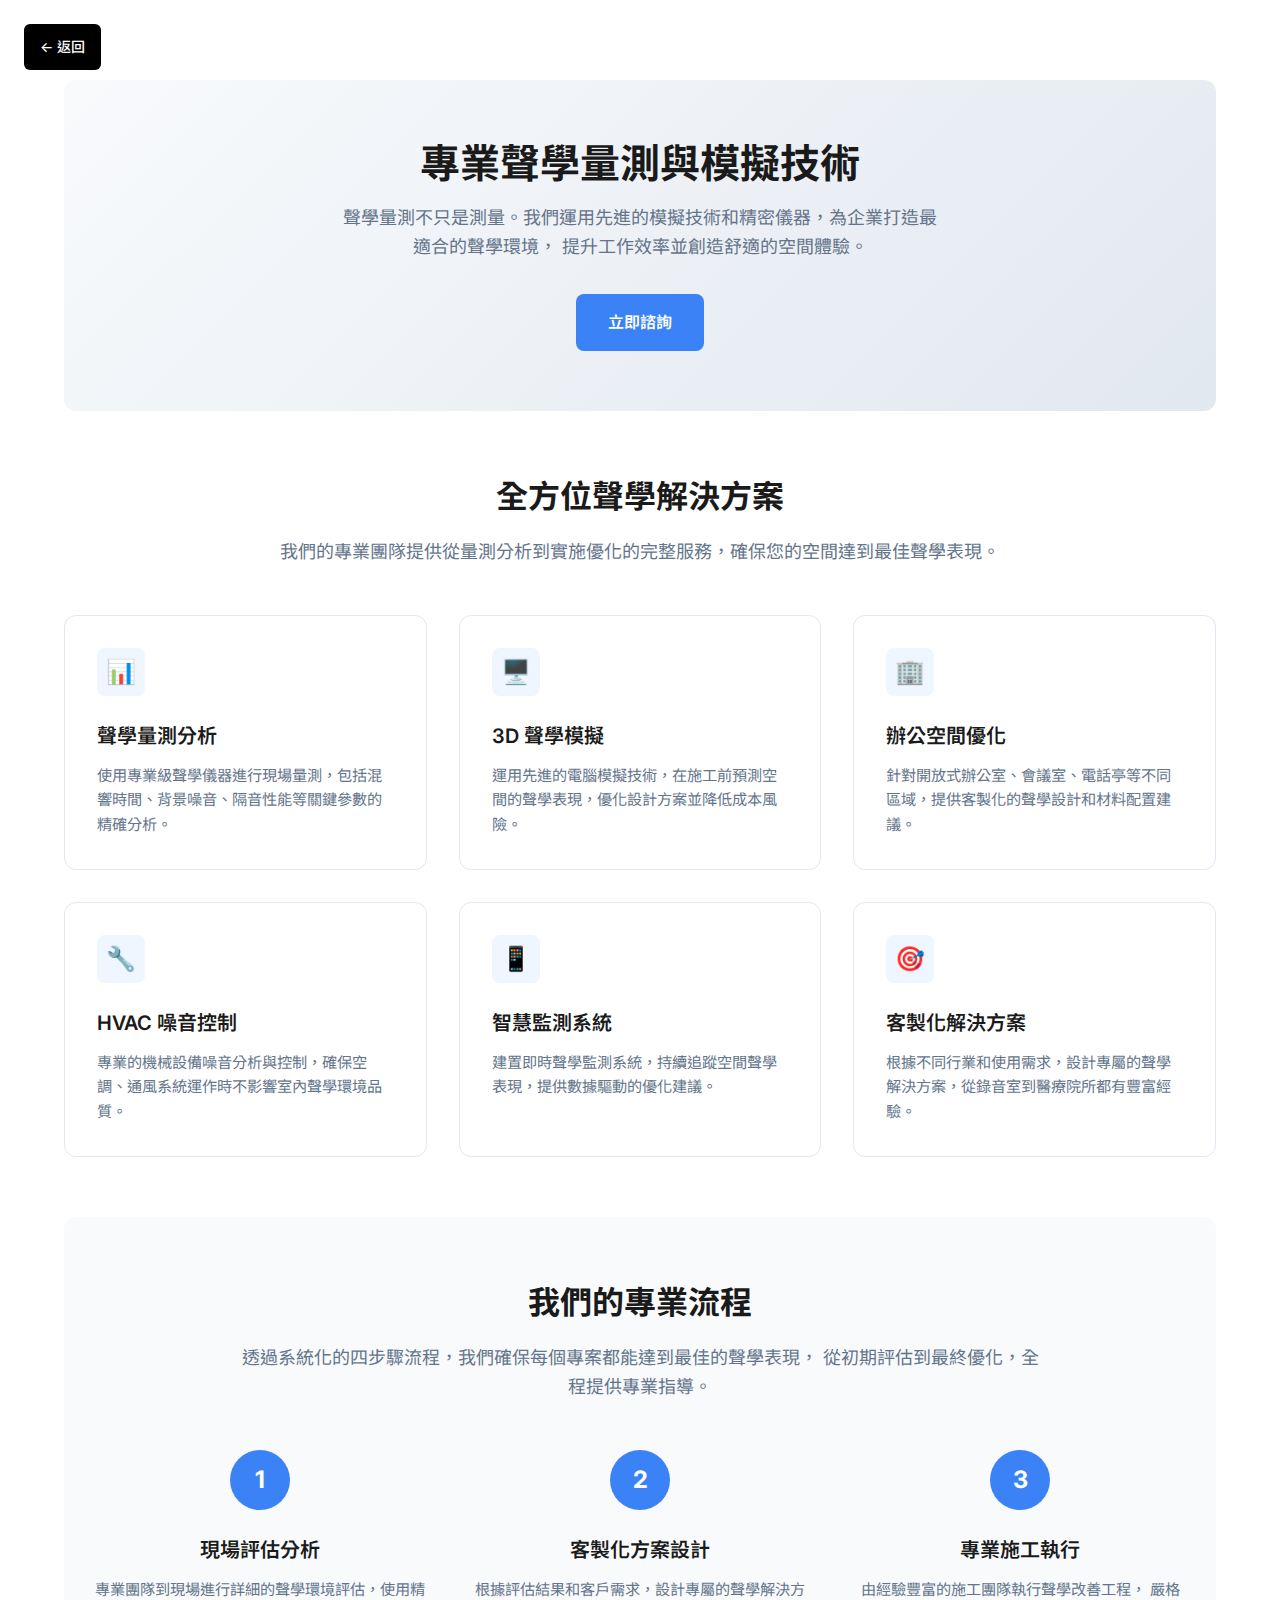
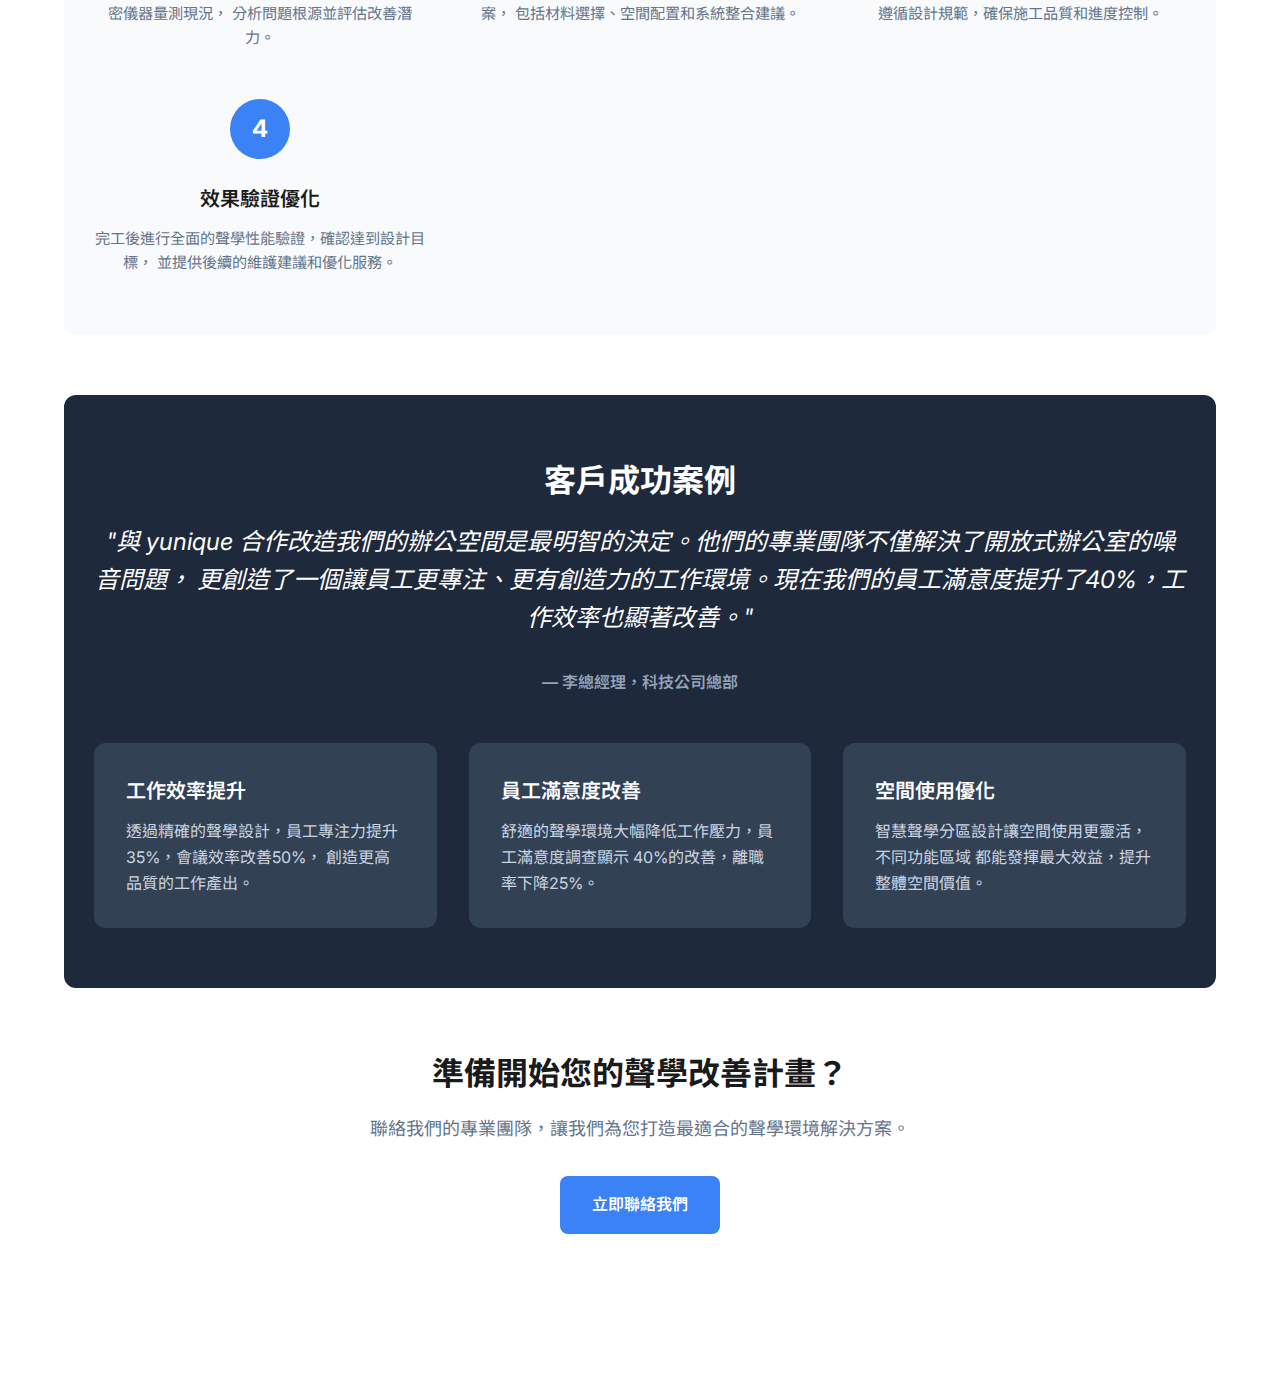
<file: apps.html>
<!DOCTYPE html>
<html lang="zh-Hant">
<head>
    <meta charset="UTF-8">
    <meta name="viewport" content="width=device-width, initial-scale=1.0">
    <title>音源技繪 - 聲學量測與模擬技術 | yunique</title>

    <!-- Sin波 favicon -->
    <link rel="icon" type="image/svg+xml" href="favicon.svg">
    <link rel="icon" type="image/png" sizes="32x32" href="favicon.svg">
    <link rel="icon" type="image/svg+xml" sizes="192x192" href="favicon-192.svg">
    <link rel="apple-touch-icon" sizes="192x192" href="favicon-192.svg">
    <link rel="shortcut icon" href="favicon.svg">

    <link rel="preconnect" href="https://fonts.googleapis.com">
    <link rel="preconnect" href="https://fonts.gstatic.com" crossorigin>
    <link href="https://fonts.googleapis.com/css2?family=Inter:wght@300;400;500;600;700&family=Noto+Sans+TC:wght@400;500;600;700&display=swap" rel="stylesheet">

    <!-- June15consulting 風格樣式 -->
    <style>
        * {
            margin: 0;
            padding: 0;
            box-sizing: border-box;
        }

        body {
            font-family: 'Inter', 'Noto Sans TC', sans-serif;
            background: #ffffff;
            color: #1a1a1a;
            line-height: 1.6;
        }

        .container {
            max-width: 1200px;
            margin: 0 auto;
            padding: 0 24px;
        }

        /* 主要內容區域 */
        .main-content {
            padding: 80px 0;
        }

        /* June15 風格樣式 */
        .june15-hero {
            padding: 60px 0;
            text-align: center;
            background: linear-gradient(135deg, #f8fafc 0%, #e2e8f0 100%);
            border-radius: 12px;
            margin-bottom: 60px;
        }

        .june15-hero-title {
            font-size: 2.5rem;
            font-weight: 700;
            margin-bottom: 1rem;
            color: #1a1a1a;
            line-height: 1.2;
        }

        .june15-hero-subtitle {
            font-size: 1.125rem;
            color: #64748b;
            margin-bottom: 2rem;
            max-width: 600px;
            margin-left: auto;
            margin-right: auto;
        }

        .june15-cta-button {
            display: inline-block;
            background: #3b82f6;
            color: white;
            padding: 16px 32px;
            border-radius: 8px;
            text-decoration: none;
            font-weight: 600;
            transition: all 0.3s ease;
        }

        .june15-cta-button:hover {
            background: #2563eb;
            transform: translateY(-2px);
        }

        .june15-section {
            margin: 60px 0;
        }

        .june15-section-title {
            font-size: 2rem;
            font-weight: 700;
            text-align: center;
            margin-bottom: 1rem;
            color: #1a1a1a;
        }

        .june15-section-subtitle {
            font-size: 1.125rem;
            color: #64748b;
            text-align: center;
            margin-bottom: 3rem;
            max-width: 800px;
            margin-left: auto;
            margin-right: auto;
        }

        .june15-services-grid {
            display: grid;
            grid-template-columns: repeat(auto-fit, minmax(280px, 1fr));
            gap: 2rem;
            margin-bottom: 3rem;
        }

        .june15-service-card {
            background: white;
            border: 1px solid #e2e8f0;
            border-radius: 12px;
            padding: 2rem;
            transition: all 0.3s ease;
            cursor: pointer;
        }

        .june15-service-card:hover {
            border-color: #3b82f6;
            box-shadow: 0 10px 25px rgba(59, 130, 246, 0.1);
            transform: translateY(-4px);
        }

        .june15-service-icon {
            width: 48px;
            height: 48px;
            background: #eff6ff;
            border-radius: 8px;
            display: flex;
            align-items: center;
            justify-content: center;
            margin-bottom: 1.5rem;
            font-size: 1.5rem;
            color: #3b82f6;
        }

        .june15-service-title {
            font-size: 1.25rem;
            font-weight: 600;
            margin-bottom: 0.75rem;
            color: #1a1a1a;
        }

        .june15-service-description {
            color: #64748b;
            font-size: 0.95rem;
            line-height: 1.6;
        }

        .june15-process-section {
            background: #f8fafc;
            padding: 60px 30px;
            border-radius: 12px;
            margin: 60px 0;
        }

        .june15-process-grid {
            display: grid;
            grid-template-columns: repeat(auto-fit, minmax(250px, 1fr));
            gap: 3rem;
            margin-top: 3rem;
        }

        .june15-process-step {
            text-align: center;
        }

        .june15-process-number {
            width: 60px;
            height: 60px;
            background: #3b82f6;
            color: white;
            border-radius: 50%;
            display: flex;
            align-items: center;
            justify-content: center;
            font-size: 1.5rem;
            font-weight: 700;
            margin: 0 auto 1.5rem;
        }

        .june15-process-title {
            font-size: 1.25rem;
            font-weight: 600;
            margin-bottom: 0.75rem;
            color: #1a1a1a;
        }

        .june15-process-description {
            color: #64748b;
            font-size: 0.95rem;
            line-height: 1.6;
        }

        .june15-testimonial-section {
            background: #1e293b;
            color: white;
            padding: 60px 30px;
            border-radius: 12px;
            margin: 60px 0;
        }

        .june15-testimonial-quote {
            font-size: 1.5rem;
            font-style: italic;
            text-align: center;
            margin-bottom: 2rem;
            line-height: 1.6;
        }

        .june15-testimonial-author {
            text-align: center;
            font-weight: 600;
            color: #94a3b8;
        }

        .june15-benefits-grid {
            display: grid;
            grid-template-columns: repeat(auto-fit, minmax(280px, 1fr));
            gap: 2rem;
            margin-top: 3rem;
        }

        .june15-benefit-card {
            background: #334155;
            padding: 2rem;
            border-radius: 12px;
        }

        .june15-benefit-title {
            font-size: 1.25rem;
            font-weight: 600;
            margin-bottom: 0.75rem;
            color: white;
        }

        .june15-benefit-description {
            color: #cbd5e1;
            line-height: 1.6;
        }

        .june15-contact-section {
            text-align: center;
            margin: 60px 0;
        }

        .june15-contact-title {
            font-size: 2rem;
            font-weight: 700;
            margin-bottom: 1rem;
            color: #1a1a1a;
        }

        .june15-contact-subtitle {
            font-size: 1.125rem;
            color: #64748b;
            margin-bottom: 2rem;
        }

        /* 返回按鈕 */
        .back-button {
            position: fixed;
            top: 24px;
            left: 24px;
            background: #000000;
            color: white;
            border: none;
            padding: 12px 16px;
            border-radius: 6px;
            cursor: pointer;
            font-size: 14px;
            font-weight: 500;
            text-decoration: none;
            transition: background-color 0.2s ease;
            z-index: 1000;
        }

        .back-button:hover {
            background: #333333;
        }

        @media (max-width: 768px) {
            .container {
                padding: 0 16px;
            }

            .main-content {
                padding: 60px 0;
            }

            .june15-hero-title {
                font-size: 2rem;
            }

            .june15-section-title {
                font-size: 1.75rem;
            }

            .june15-services-grid {
                grid-template-columns: 1fr;
            }

            .june15-process-grid {
                grid-template-columns: 1fr;
                gap: 2rem;
            }

            .back-button {
                top: 16px;
                left: 16px;
                padding: 10px 14px;
                font-size: 13px;
            }
        }
    </style>
</head>
<body>
    <!-- 返回按鈕 -->
    <a href="index.html" class="back-button">← 返回</a>

    <!-- 主要內容 -->
    <div class="container">
        <div class="main-content">
            <!-- Hero Section -->
            <div class="june15-hero">
                <h1 class="june15-hero-title">專業聲學量測與模擬技術</h1>
                <p class="june15-hero-subtitle">
                    聲學量測不只是測量。我們運用先進的模擬技術和精密儀器，為企業打造最適合的聲學環境，
                    提升工作效率並創造舒適的空間體驗。
                </p>
                <a href="mailto:info@yunique.com" class="june15-cta-button">立即諮詢</a>
            </div>

            <!-- Services Section -->
            <div class="june15-section">
                <h2 class="june15-section-title">全方位聲學解決方案</h2>
                <p class="june15-section-subtitle">
                    我們的專業團隊提供從量測分析到實施優化的完整服務，確保您的空間達到最佳聲學表現。
                </p>

                <div class="june15-services-grid">
                    <div class="june15-service-card">
                        <div class="june15-service-icon">📊</div>
                        <h3 class="june15-service-title">聲學量測分析</h3>
                        <p class="june15-service-description">
                            使用專業級聲學儀器進行現場量測，包括混響時間、背景噪音、隔音性能等關鍵參數的精確分析。
                        </p>
                    </div>

                    <div class="june15-service-card">
                        <div class="june15-service-icon">🖥️</div>
                        <h3 class="june15-service-title">3D 聲學模擬</h3>
                        <p class="june15-service-description">
                            運用先進的電腦模擬技術，在施工前預測空間的聲學表現，優化設計方案並降低成本風險。
                        </p>
                    </div>

                    <div class="june15-service-card">
                        <div class="june15-service-icon">🏢</div>
                        <h3 class="june15-service-title">辦公空間優化</h3>
                        <p class="june15-service-description">
                            針對開放式辦公室、會議室、電話亭等不同區域，提供客製化的聲學設計和材料配置建議。
                        </p>
                    </div>

                    <div class="june15-service-card">
                        <div class="june15-service-icon">🔧</div>
                        <h3 class="june15-service-title">HVAC 噪音控制</h3>
                        <p class="june15-service-description">
                            專業的機械設備噪音分析與控制，確保空調、通風系統運作時不影響室內聲學環境品質。
                        </p>
                    </div>

                    <div class="june15-service-card">
                        <div class="june15-service-icon">📱</div>
                        <h3 class="june15-service-title">智慧監測系統</h3>
                        <p class="june15-service-description">
                            建置即時聲學監測系統，持續追蹤空間聲學表現，提供數據驅動的優化建議。
                        </p>
                    </div>

                    <div class="june15-service-card">
                        <div class="june15-service-icon">🎯</div>
                        <h3 class="june15-service-title">客製化解決方案</h3>
                        <p class="june15-service-description">
                            根據不同行業和使用需求，設計專屬的聲學解決方案，從錄音室到醫療院所都有豐富經驗。
                        </p>
                    </div>
                </div>
            </div>

            <!-- Process Section -->
            <div class="june15-process-section">
                <h2 class="june15-section-title">我們的專業流程</h2>
                <p class="june15-section-subtitle">
                    透過系統化的四步驟流程，我們確保每個專案都能達到最佳的聲學表現，
                    從初期評估到最終優化，全程提供專業指導。
                </p>

                <div class="june15-process-grid">
                    <div class="june15-process-step">
                        <div class="june15-process-number">1</div>
                        <h3 class="june15-process-title">現場評估分析</h3>
                        <p class="june15-process-description">
                            專業團隊到現場進行詳細的聲學環境評估，使用精密儀器量測現況，
                            分析問題根源並評估改善潛力。
                        </p>
                    </div>

                    <div class="june15-process-step">
                        <div class="june15-process-number">2</div>
                        <h3 class="june15-process-title">客製化方案設計</h3>
                        <p class="june15-process-description">
                            根據評估結果和客戶需求，設計專屬的聲學解決方案，
                            包括材料選擇、空間配置和系統整合建議。
                        </p>
                    </div>

                    <div class="june15-process-step">
                        <div class="june15-process-number">3</div>
                        <h3 class="june15-process-title">專業施工執行</h3>
                        <p class="june15-process-description">
                            由經驗豐富的施工團隊執行聲學改善工程，
                            嚴格遵循設計規範，確保施工品質和進度控制。
                        </p>
                    </div>

                    <div class="june15-process-step">
                        <div class="june15-process-number">4</div>
                        <h3 class="june15-process-title">效果驗證優化</h3>
                        <p class="june15-process-description">
                            完工後進行全面的聲學性能驗證，確認達到設計目標，
                            並提供後續的維護建議和優化服務。
                        </p>
                    </div>
                </div>
            </div>

            <!-- Testimonial Section -->
            <div class="june15-testimonial-section">
                <h2 class="june15-section-title" style="color: white;">客戶成功案例</h2>
                <div class="june15-testimonial-quote">
                    "與 yunique 合作改造我們的辦公空間是最明智的決定。他們的專業團隊不僅解決了開放式辦公室的噪音問題，
                    更創造了一個讓員工更專注、更有創造力的工作環境。現在我們的員工滿意度提升了40%，工作效率也顯著改善。"
                </div>
                <div class="june15-testimonial-author">— 李總經理，科技公司總部</div>

                <div class="june15-benefits-grid">
                    <div class="june15-benefit-card">
                        <h3 class="june15-benefit-title">工作效率提升</h3>
                        <p class="june15-benefit-description">
                            透過精確的聲學設計，員工專注力提升35%，會議效率改善50%，
                            創造更高品質的工作產出。
                        </p>
                    </div>

                    <div class="june15-benefit-card">
                        <h3 class="june15-benefit-title">員工滿意度改善</h3>
                        <p class="june15-benefit-description">
                            舒適的聲學環境大幅降低工作壓力，員工滿意度調查顯示
                            40%的改善，離職率下降25%。
                        </p>
                    </div>

                    <div class="june15-benefit-card">
                        <h3 class="june15-benefit-title">空間使用優化</h3>
                        <p class="june15-benefit-description">
                            智慧聲學分區設計讓空間使用更靈活，不同功能區域
                            都能發揮最大效益，提升整體空間價值。
                        </p>
                    </div>
                </div>
            </div>

            <!-- Contact Section -->
            <div class="june15-contact-section">
                <h2 class="june15-contact-title">準備開始您的聲學改善計畫？</h2>
                <p class="june15-contact-subtitle">
                    聯絡我們的專業團隊，讓我們為您打造最適合的聲學環境解決方案。
                </p>
                <a href="mailto:info@yunique.com" class="june15-cta-button">立即聯絡我們</a>
            </div>
        </div>
    </div>

    <script>
        // 頁面載入動畫
        document.addEventListener('DOMContentLoaded', function() {
            document.body.style.opacity = '0';
            document.body.style.transition = 'opacity 0.5s ease';

            setTimeout(() => {
                document.body.style.opacity = '1';
            }, 100);

            // 添加服務卡片的點擊互動效果
            setTimeout(() => {
                document.querySelectorAll('.june15-service-card').forEach(card => {
                    card.addEventListener('click', function() {
                        // 簡單的點擊反饋
                        this.style.transform = 'translateY(-8px)';
                        setTimeout(() => {
                            this.style.transform = 'translateY(-4px)';
                        }, 150);
                    });
                });
            }, 100);
        });
    </script>

</body>
</html>
</file>
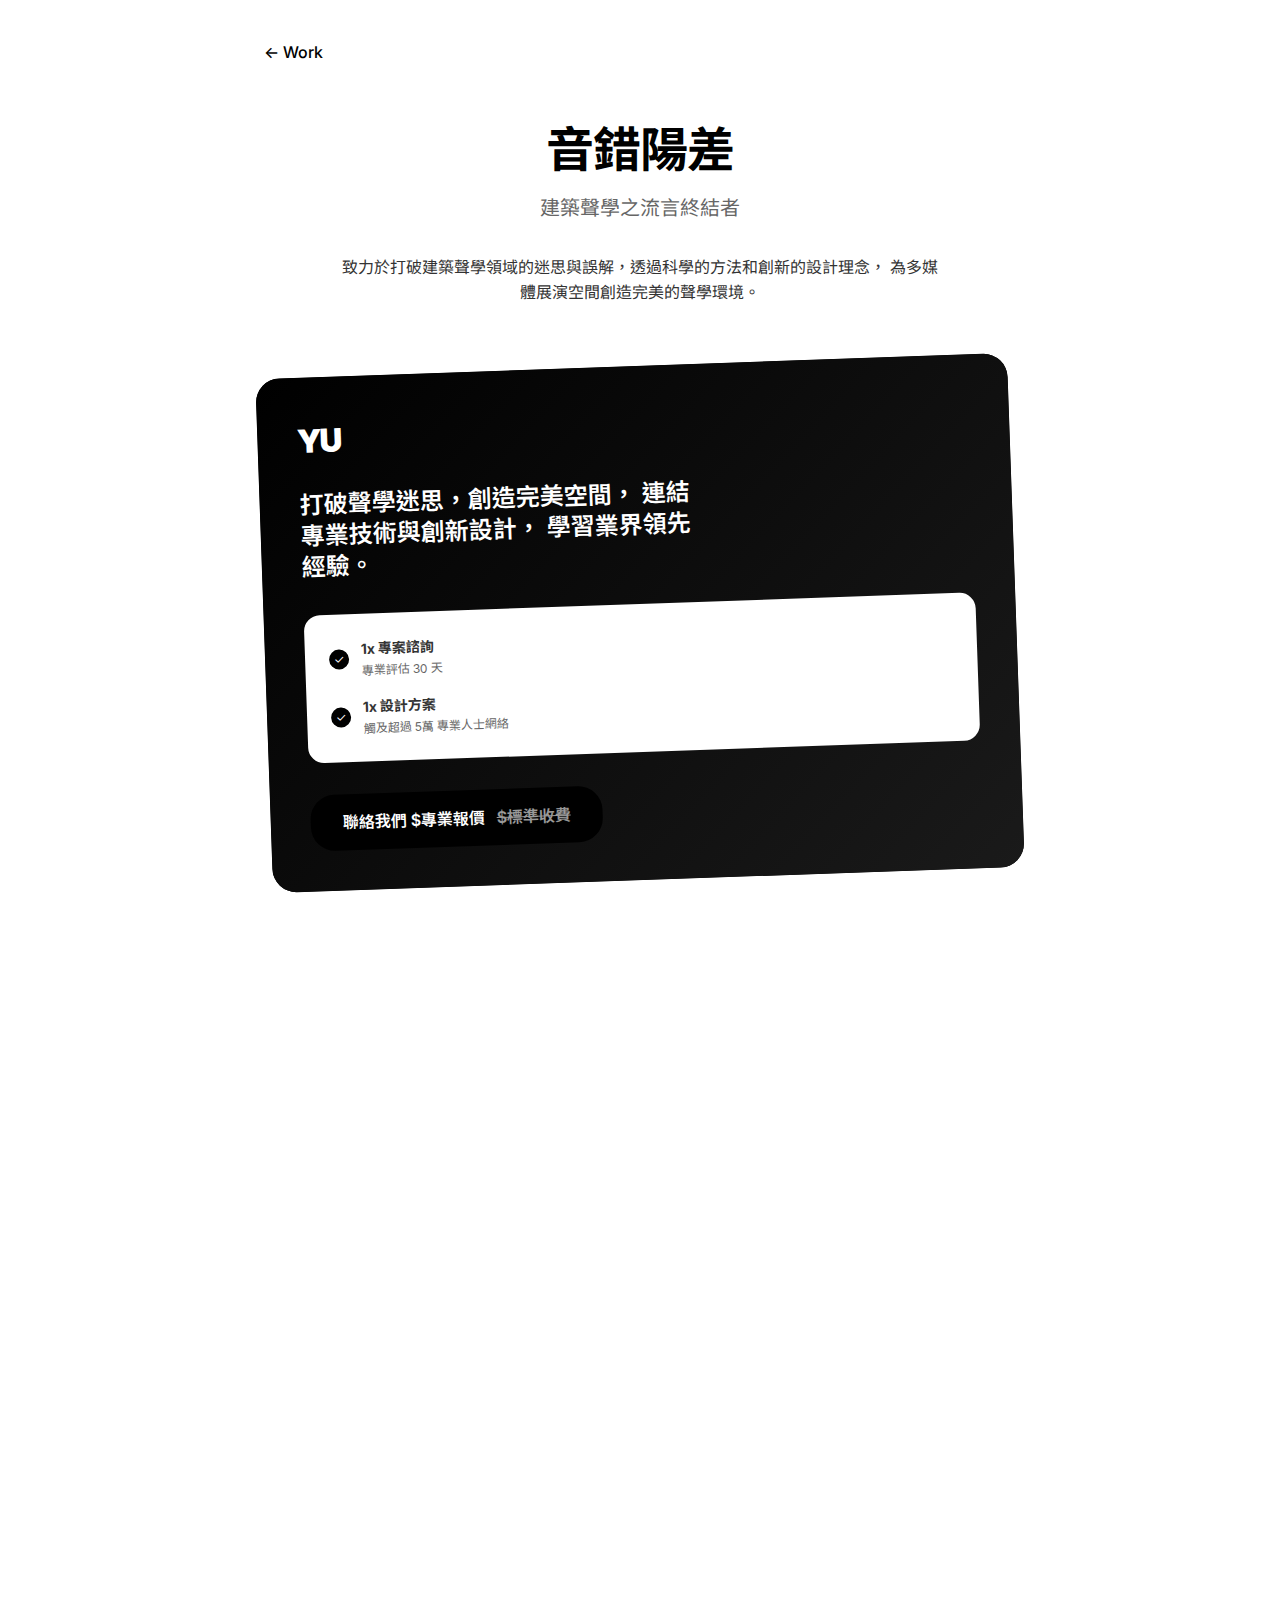
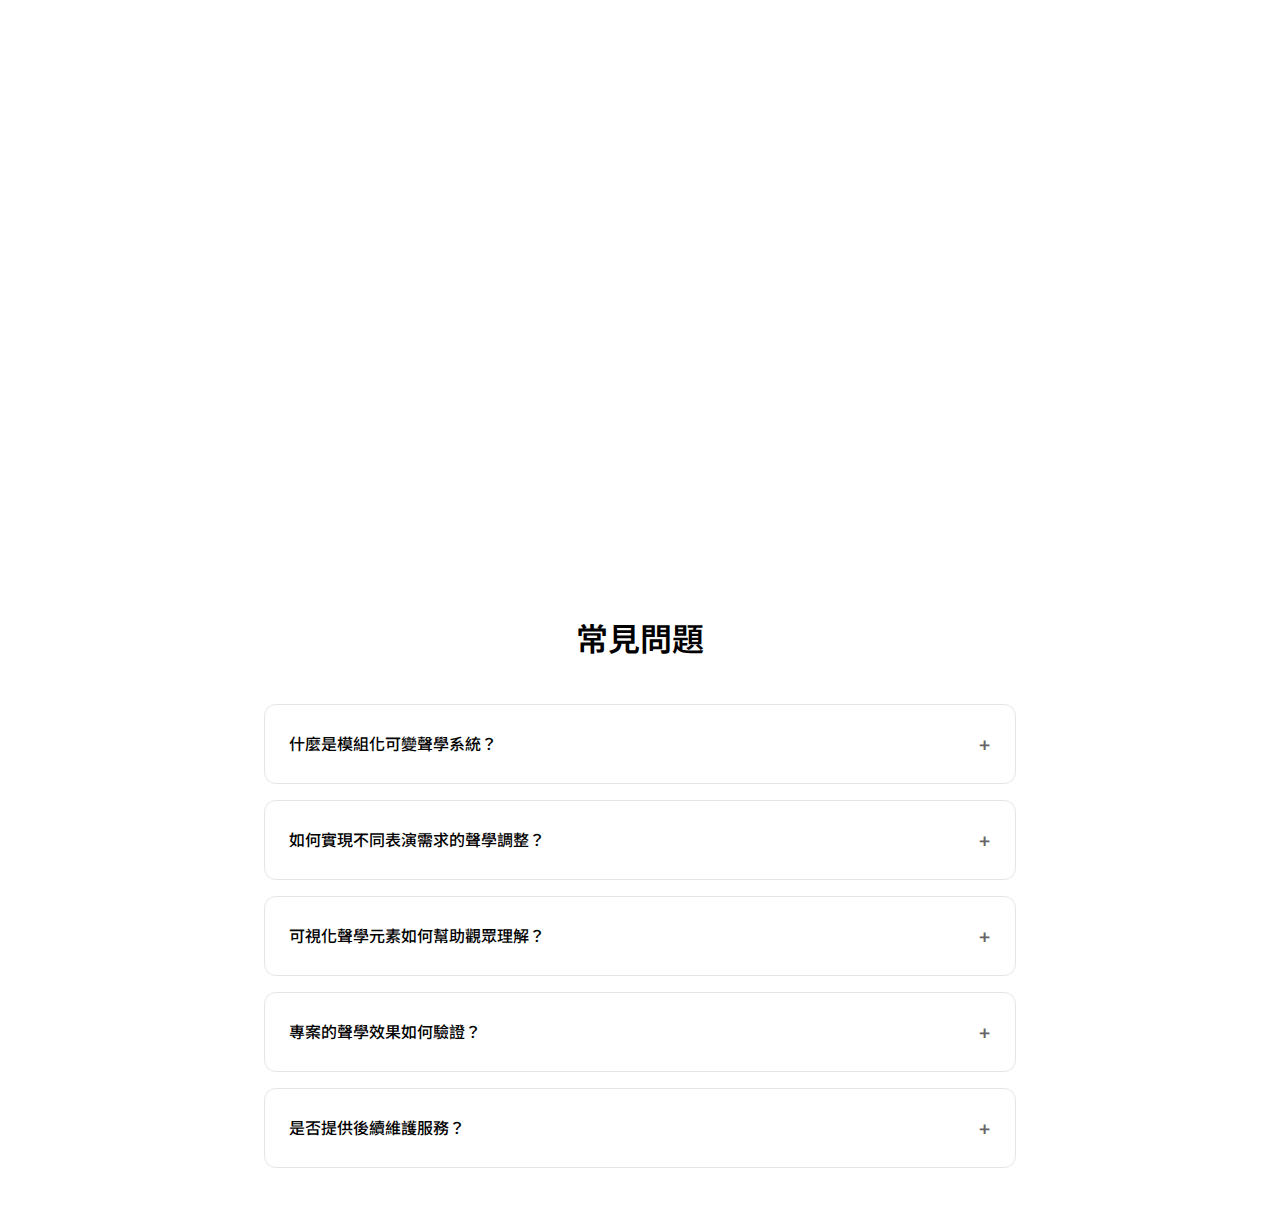
<file: rumor.html>
<!DOCTYPE html>
<html lang="zh-Hant">
<head>
    <meta charset="UTF-8">
    <meta name="viewport" content="width=device-width, initial-scale=1.0">
    <title>音錯陽差 - 建築聲學之流言終結者 | yunique</title>

    <!-- Sin波 favicon -->
    <link rel="icon" type="image/svg+xml" href="favicon.svg">
    <link rel="icon" type="image/png" sizes="32x32" href="favicon.svg">
    <link rel="icon" type="image/svg+xml" sizes="192x192" href="favicon-192.svg">
    <link rel="apple-touch-icon" sizes="192x192" href="favicon-192.svg">
    <link rel="shortcut icon" href="favicon.svg">

    <link rel="preconnect" href="https://fonts.googleapis.com">
    <link rel="preconnect" href="https://fonts.gstatic.com" crossorigin>
    <link href="https://fonts.googleapis.com/css2?family=Inter:wght@400;500;600;700;900&family=Noto+Sans+TC:wght@400;500;700;900&display=swap" rel="stylesheet">

    <style>
        * {
            margin: 0;
            padding: 0;
            box-sizing: border-box;
        }

        body {
            font-family: 'Inter', 'Noto Sans TC', sans-serif;
            background-color: #ffffff;
            color: #000000;
            line-height: 1.5;
            min-height: 100vh;
        }

        .container {
            max-width: 800px;
            margin: 0 auto;
            padding: 40px 24px;
        }

        /* Navigation */
        .nav {
            margin-bottom: 60px;
        }

        .nav-link {
            font-size: 16px;
            font-weight: 500;
            text-decoration: none;
            color: #000000;
            transition: opacity 0.2s ease;
        }

        .nav-link:hover {
            opacity: 0.6;
        }

        /* Hero Section */
        .hero {
            margin-bottom: 60px;
            text-align: center;
        }

        .hero-title {
            font-size: 48px;
            font-weight: 700;
            margin-bottom: 16px;
            line-height: 1.1;
            letter-spacing: -0.02em;
        }

        .hero-subtitle {
            font-size: 20px;
            color: #666666;
            margin-bottom: 32px;
            font-weight: 400;
        }

        .hero-description {
            font-size: 16px;
            line-height: 1.6;
            color: #333333;
            max-width: 600px;
            margin: 0 auto 48px;
        }

        /* Featured Card - openrol.es style */
        .featured-card {
            background: #000000;
            border-radius: 24px;
            padding: 40px;
            margin-bottom: 40px;
            transform: rotate(-2deg);
            position: relative;
            overflow: hidden;
        }

        .featured-card::before {
            content: '';
            position: absolute;
            top: 0;
            left: 0;
            right: 0;
            bottom: 0;
            background: linear-gradient(135deg, #000000 0%, #1a1a1a 100%);
            z-index: -1;
        }

        .featured-logo {
            color: #ffffff;
            font-size: 32px;
            font-weight: 900;
            margin-bottom: 24px;
            letter-spacing: -0.02em;
        }

        .featured-text {
            color: #ffffff;
            font-size: 24px;
            font-weight: 600;
            line-height: 1.3;
            margin-bottom: 32px;
            max-width: 400px;
        }

        .featured-services {
            background: #ffffff;
            border-radius: 16px;
            padding: 24px;
            margin-bottom: 32px;
        }

        .service-item {
            display: flex;
            align-items: center;
            margin-bottom: 16px;
            font-size: 14px;
            color: #333333;
        }

        .service-item:last-child {
            margin-bottom: 0;
        }

        .service-check {
            width: 20px;
            height: 20px;
            background: #000000;
            border-radius: 50%;
            display: flex;
            align-items: center;
            justify-content: center;
            margin-right: 12px;
            color: #ffffff;
            font-size: 12px;
        }

        .cta-button {
            background: #000000;
            color: #ffffff;
            border: none;
            border-radius: 24px;
            padding: 16px 32px;
            font-size: 16px;
            font-weight: 600;
            cursor: pointer;
            transition: all 0.2s ease;
            display: inline-block;
            text-decoration: none;
        }

        .cta-button:hover {
            background: #333333;
            transform: translateY(-2px);
        }

        .cta-price {
            text-decoration: line-through;
            opacity: 0.6;
            margin-left: 8px;
        }

        /* Job Cards - openrol.es style */
        .job-cards {
            display: flex;
            flex-direction: column;
            gap: 16px;
            margin-bottom: 60px;
        }

        .job-card {
            background: #1a1a1a;
            border-radius: 16px;
            padding: 24px;
            display: flex;
            align-items: center;
            gap: 16px;
            transition: all 0.2s ease;
            cursor: pointer;
            position: relative;
        }

        .job-card:hover {
            transform: translateY(-2px);
            box-shadow: 0 8px 32px rgba(0, 0, 0, 0.2);
        }

        .job-icon {
            width: 48px;
            height: 48px;
            background: #333;
            border-radius: 8px;
            display: flex;
            align-items: center;
            justify-content: center;
            font-size: 20px;
            flex-shrink: 0;
        }

        .job-content {
            flex: 1;
            min-width: 0;
        }

        .job-title {
            font-size: 18px;
            font-weight: 600;
            color: #ffffff;
            margin-bottom: 4px;
        }

        .job-company {
            font-size: 14px;
            color: #999999;
            margin-bottom: 12px;
        }

        .job-tags {
            display: flex;
            flex-wrap: wrap;
            gap: 8px;
        }

        .job-tag {
            background: #333333;
            color: #cccccc;
            padding: 4px 8px;
            border-radius: 12px;
            font-size: 12px;
            font-weight: 500;
        }

        .job-time {
            position: absolute;
            top: 24px;
            right: 24px;
            font-size: 12px;
            color: #666666;
        }

        /* FAQs Section */
        .faqs-section {
            margin-top: 80px;
        }

        .faqs-title {
            font-size: 32px;
            font-weight: 600;
            text-align: center;
            margin-bottom: 40px;
            color: #000000;
        }

        .faq-item {
            border: 1px solid #e5e5e5;
            border-radius: 12px;
            margin-bottom: 16px;
            padding: 24px;
            cursor: pointer;
            transition: all 0.2s ease;
        }

        .faq-item:hover {
            border-color: #cccccc;
        }

        .faq-question {
            font-size: 16px;
            font-weight: 500;
            color: #000000;
            display: flex;
            justify-content: space-between;
            align-items: center;
        }

        .faq-plus {
            font-size: 20px;
            color: #666666;
        }

        /* Responsive Design */
        @media (max-width: 768px) {
            .container {
                padding: 24px 16px;
            }

            .hero-title {
                font-size: 36px;
            }

            .hero-subtitle {
                font-size: 18px;
            }

            .job-card {
                padding: 20px;
                flex-direction: column;
                align-items: flex-start;
                text-align: left;
            }

            .job-time {
                position: static;
                margin-top: 8px;
            }

            .job-tags {
                margin-top: 8px;
            }
        }

        @media (max-width: 480px) {
            .hero-title {
                font-size: 28px;
            }

            .job-card {
                padding: 16px;
            }

            .job-icon {
                width: 40px;
                height: 40px;
                font-size: 16px;
            }
        }
    </style>
</head>
<body>
    <div class="container">
        <!-- Navigation -->
        <nav class="nav">
            <a href="index.html" class="nav-link">← Work</a>
        </nav>

        <!-- Hero Section -->
        <div class="hero">
            <h1 class="hero-title">音錯陽差</h1>
            <p class="hero-subtitle">建築聲學之流言終結者</p>
            <p class="hero-description">
                致力於打破建築聲學領域的迷思與誤解，透過科學的方法和創新的設計理念，
                為多媒體展演空間創造完美的聲學環境。
            </p>
        </div>

        <!-- Featured Card - openrol.es style -->
        <div class="featured-card">
            <div class="featured-logo">YU</div>
            <div class="featured-text">
                打破聲學迷思，創造完美空間，
                連結專業技術與創新設計，
                學習業界領先經驗。
            </div>
            <div class="featured-services">
                <div class="service-item">
                    <div class="service-check">✓</div>
                    <div>
                        <strong>1x 專案諮詢</strong><br>
                        <span style="color: #666; font-size: 12px;">專業評估 30 天</span>
                    </div>
                </div>
                <div class="service-item">
                    <div class="service-check">✓</div>
                    <div>
                        <strong>1x 設計方案</strong><br>
                        <span style="color: #666; font-size: 12px;">觸及超過 5萬 專業人士網絡</span>
                    </div>
                </div>
            </div>
            <a href="#contact" class="cta-button">
                聯絡我們 $專業報價 <span class="cta-price">$標準收費</span>
            </a>
        </div>

        <!-- Job Cards - openrol.es style -->
        <div class="job-cards">
            <!-- Project Overview -->
            <div class="job-card">
                <div class="job-icon">🎭</div>
                <div class="job-content">
                    <h3 class="job-title">專案概述</h3>
                    <p class="job-company">音錯陽差 - 建築聲學之流言終結者</p>
                    <div class="job-tags">
                        <span class="job-tag">多媒體展演空間</span>
                        <span class="job-tag">聲學設計</span>
                        <span class="job-tag">台中市西區</span>
                    </div>
                </div>
                <div class="job-time">2024</div>
            </div>

            <!-- Design Philosophy -->
            <div class="job-card">
                <div class="job-icon">💡</div>
                <div class="job-content">
                    <h3 class="job-title">設計理念</h3>
                    <p class="job-company">打破建築聲學領域的迷思與誤解</p>
                    <div class="job-tags">
                        <span class="job-tag">創新設計</span>
                        <span class="job-tag">科學方法</span>
                        <span class="job-tag">完美聲學環境</span>
                    </div>
                </div>
                <div class="job-time">核心理念</div>
            </div>

            <!-- Core Technology -->
            <div class="job-card">
                <div class="job-icon">⚙️</div>
                <div class="job-content">
                    <h3 class="job-title">核心技術</h3>
                    <p class="job-company">模組化可變聲學系統</p>
                    <div class="job-tags">
                        <span class="job-tag">模組化設計</span>
                        <span class="job-tag">可變聲學</span>
                        <span class="job-tag">多元應用</span>
                    </div>
                </div>
                <div class="job-time">技術特色</div>
            </div>

            <!-- Project Scale -->
            <div class="job-card">
                <div class="job-icon">📏</div>
                <div class="job-content">
                    <h3 class="job-title">專案規模</h3>
                    <p class="job-company">1,800 平方公尺展演空間</p>
                    <div class="job-tags">
                        <span class="job-tag">大型空間</span>
                        <span class="job-tag">專業級</span>
                        <span class="job-tag">多功能</span>
                    </div>
                </div>
                <div class="job-time">空間規模</div>
            </div>

            <!-- Services -->
            <div class="job-card">
                <div class="job-icon">🔧</div>
                <div class="job-content">
                    <h3 class="job-title">服務範圍</h3>
                    <p class="job-company">聲學設計、噪音控制、音響系統整合</p>
                    <div class="job-tags">
                        <span class="job-tag">聲學設計</span>
                        <span class="job-tag">噪音控制</span>
                        <span class="job-tag">系統整合</span>
                    </div>
                </div>
                <div class="job-time">全方位服務</div>
            </div>

            <!-- Innovation -->
            <div class="job-card">
                <div class="job-icon">🚀</div>
                <div class="job-content">
                    <h3 class="job-title">技術創新</h3>
                    <p class="job-company">可視化聲學元素與互動式體驗</p>
                    <div class="job-tags">
                        <span class="job-tag">可視化</span>
                        <span class="job-tag">互動體驗</span>
                        <span class="job-tag">教育意義</span>
                    </div>
                </div>
                <div class="job-time">創新突破</div>
            </div>

            <!-- Client -->
            <div class="job-card">
                <div class="job-icon">🏛️</div>
                <div class="job-content">
                    <h3 class="job-title">合作單位</h3>
                    <p class="job-company">文化藝術基金會</p>
                    <div class="job-tags">
                        <span class="job-tag">文化機構</span>
                        <span class="job-tag">藝術推廣</span>
                        <span class="job-tag">公益性質</span>
                    </div>
                </div>
                <div class="job-time">合作夥伴</div>
            </div>

            <!-- Timeline -->
            <div class="job-card">
                <div class="job-icon">📅</div>
                <div class="job-content">
                    <h3 class="job-title">完成時程</h3>
                    <p class="job-company">2024年第三季完工</p>
                    <div class="job-tags">
                        <span class="job-tag">按時完成</span>
                        <span class="job-tag">品質保證</span>
                        <span class="job-tag">專業交付</span>
                    </div>
                </div>
                <div class="job-time">Q3 2024</div>
            </div>
        </div>

        <!-- FAQs Section -->
        <div class="faqs-section">
            <h2 class="faqs-title">常見問題</h2>

            <div class="faq-item">
                <div class="faq-question">
                    什麼是模組化可變聲學系統？
                    <span class="faq-plus">+</span>
                </div>
            </div>

            <div class="faq-item">
                <div class="faq-question">
                    如何實現不同表演需求的聲學調整？
                    <span class="faq-plus">+</span>
                </div>
            </div>

            <div class="faq-item">
                <div class="faq-question">
                    可視化聲學元素如何幫助觀眾理解？
                    <span class="faq-plus">+</span>
                </div>
            </div>

            <div class="faq-item">
                <div class="faq-question">
                    專案的聲學效果如何驗證？
                    <span class="faq-plus">+</span>
                </div>
            </div>

            <div class="faq-item">
                <div class="faq-question">
                    是否提供後續維護服務？
                    <span class="faq-plus">+</span>
                </div>
            </div>
        </div>
    </div>

    <script>
        // 頁面載入動畫和互動效果
        document.addEventListener('DOMContentLoaded', () => {
            // 初始狀態
            document.body.style.opacity = '0';
            document.body.style.transform = 'translateY(20px)';

            // 動畫進入
            setTimeout(() => {
                document.body.style.transition = 'opacity 0.8s ease, transform 0.8s ease';
                document.body.style.opacity = '1';
                document.body.style.transform = 'translateY(0)';
            }, 100);

            // Job cards 動畫效果
            const jobCards = document.querySelectorAll('.job-card');
            const observerOptions = {
                threshold: 0.1,
                rootMargin: '0px 0px -50px 0px'
            };

            const observer = new IntersectionObserver((entries) => {
                entries.forEach((entry, index) => {
                    if (entry.isIntersecting) {
                        setTimeout(() => {
                            entry.target.style.opacity = '1';
                            entry.target.style.transform = 'translateY(0)';
                        }, index * 100);
                    }
                });
            }, observerOptions);

            jobCards.forEach(card => {
                card.style.opacity = '0';
                card.style.transform = 'translateY(30px)';
                card.style.transition = 'opacity 0.6s ease, transform 0.6s ease';
                observer.observe(card);
            });

            // Job card 點擊效果
            jobCards.forEach(card => {
                card.addEventListener('click', function() {
                    // 簡單的點擊反饋
                    this.style.transform = 'translateY(-2px) scale(0.98)';
                    setTimeout(() => {
                        this.style.transform = 'translateY(-2px) scale(1)';
                    }, 150);
                });
            });

            // FAQ 項目點擊效果
            const faqItems = document.querySelectorAll('.faq-item');
            faqItems.forEach(item => {
                item.addEventListener('click', function() {
                    const plus = this.querySelector('.faq-plus');
                    if (plus.textContent === '+') {
                        plus.textContent = '−';
                        this.style.backgroundColor = '#f8f8f8';
                    } else {
                        plus.textContent = '+';
                        this.style.backgroundColor = 'transparent';
                    }
                });
            });
        });
    </script>

</body>
</html>
</file>
